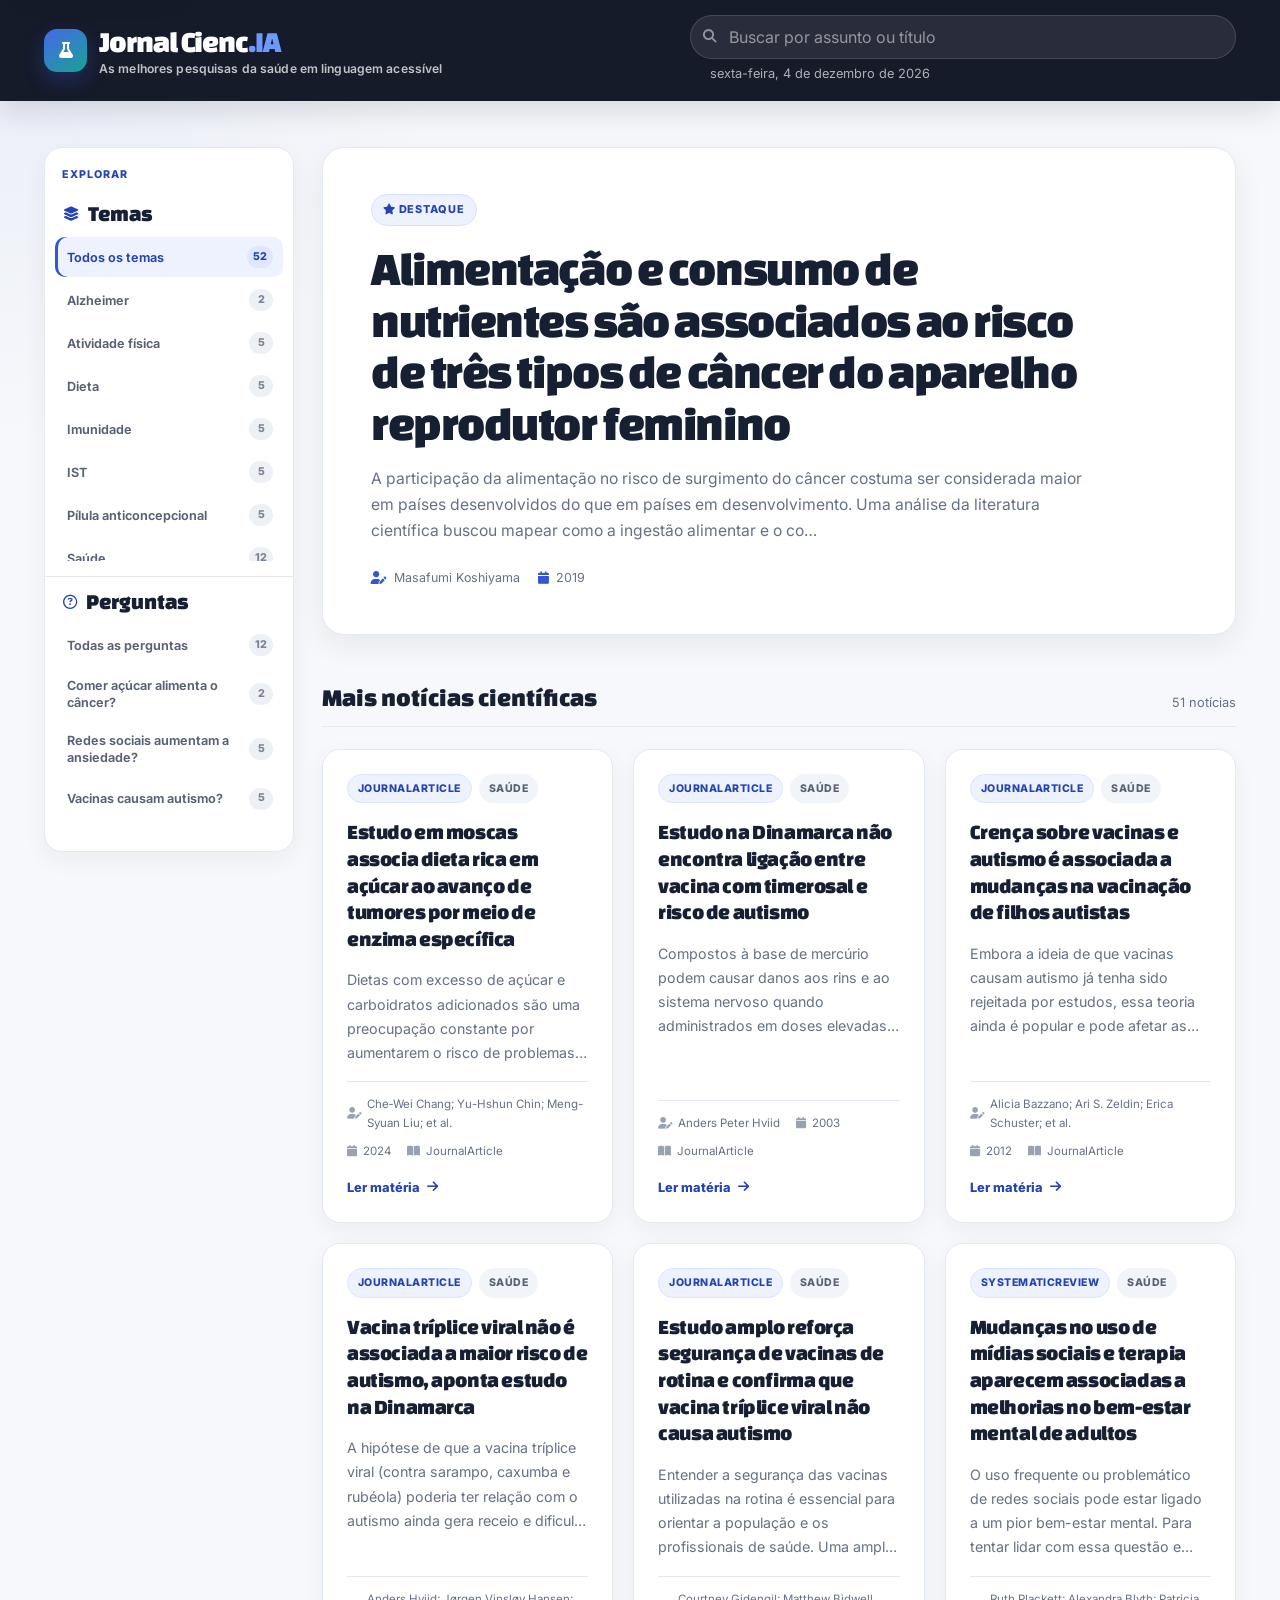
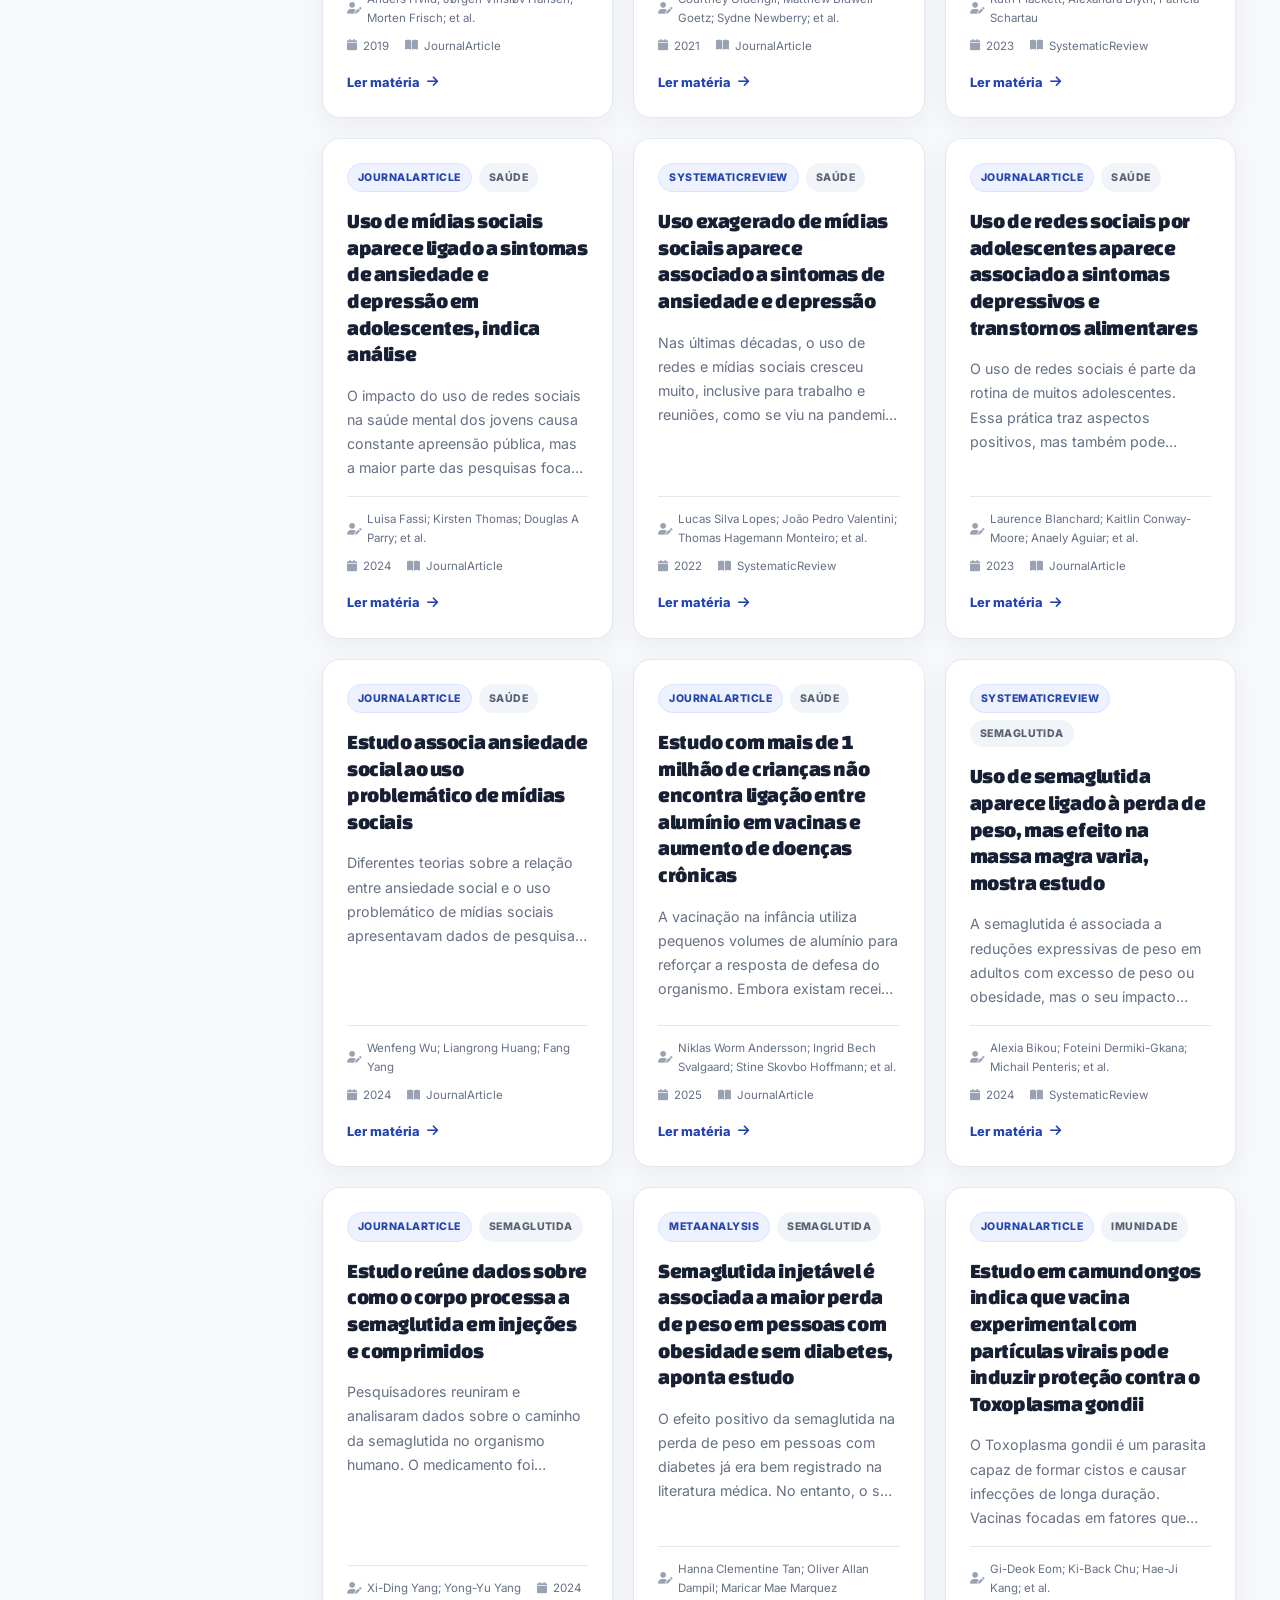
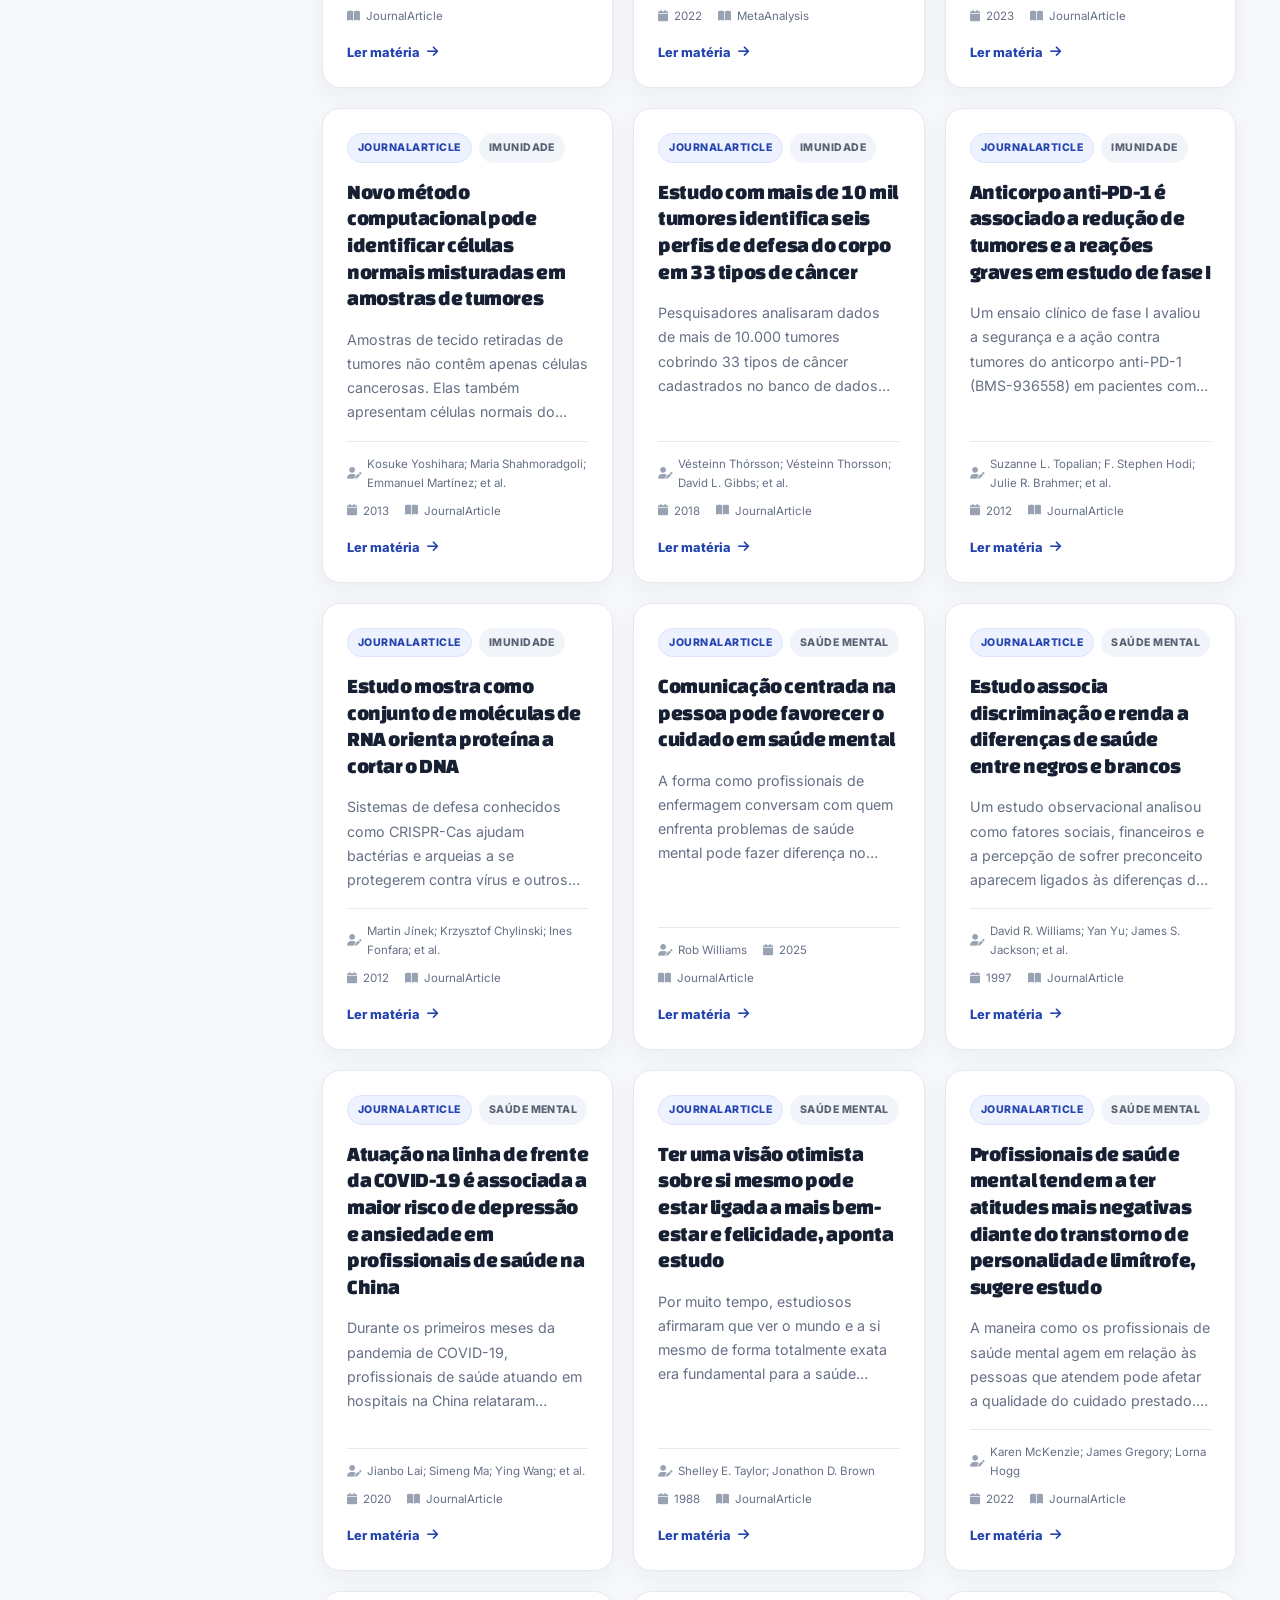
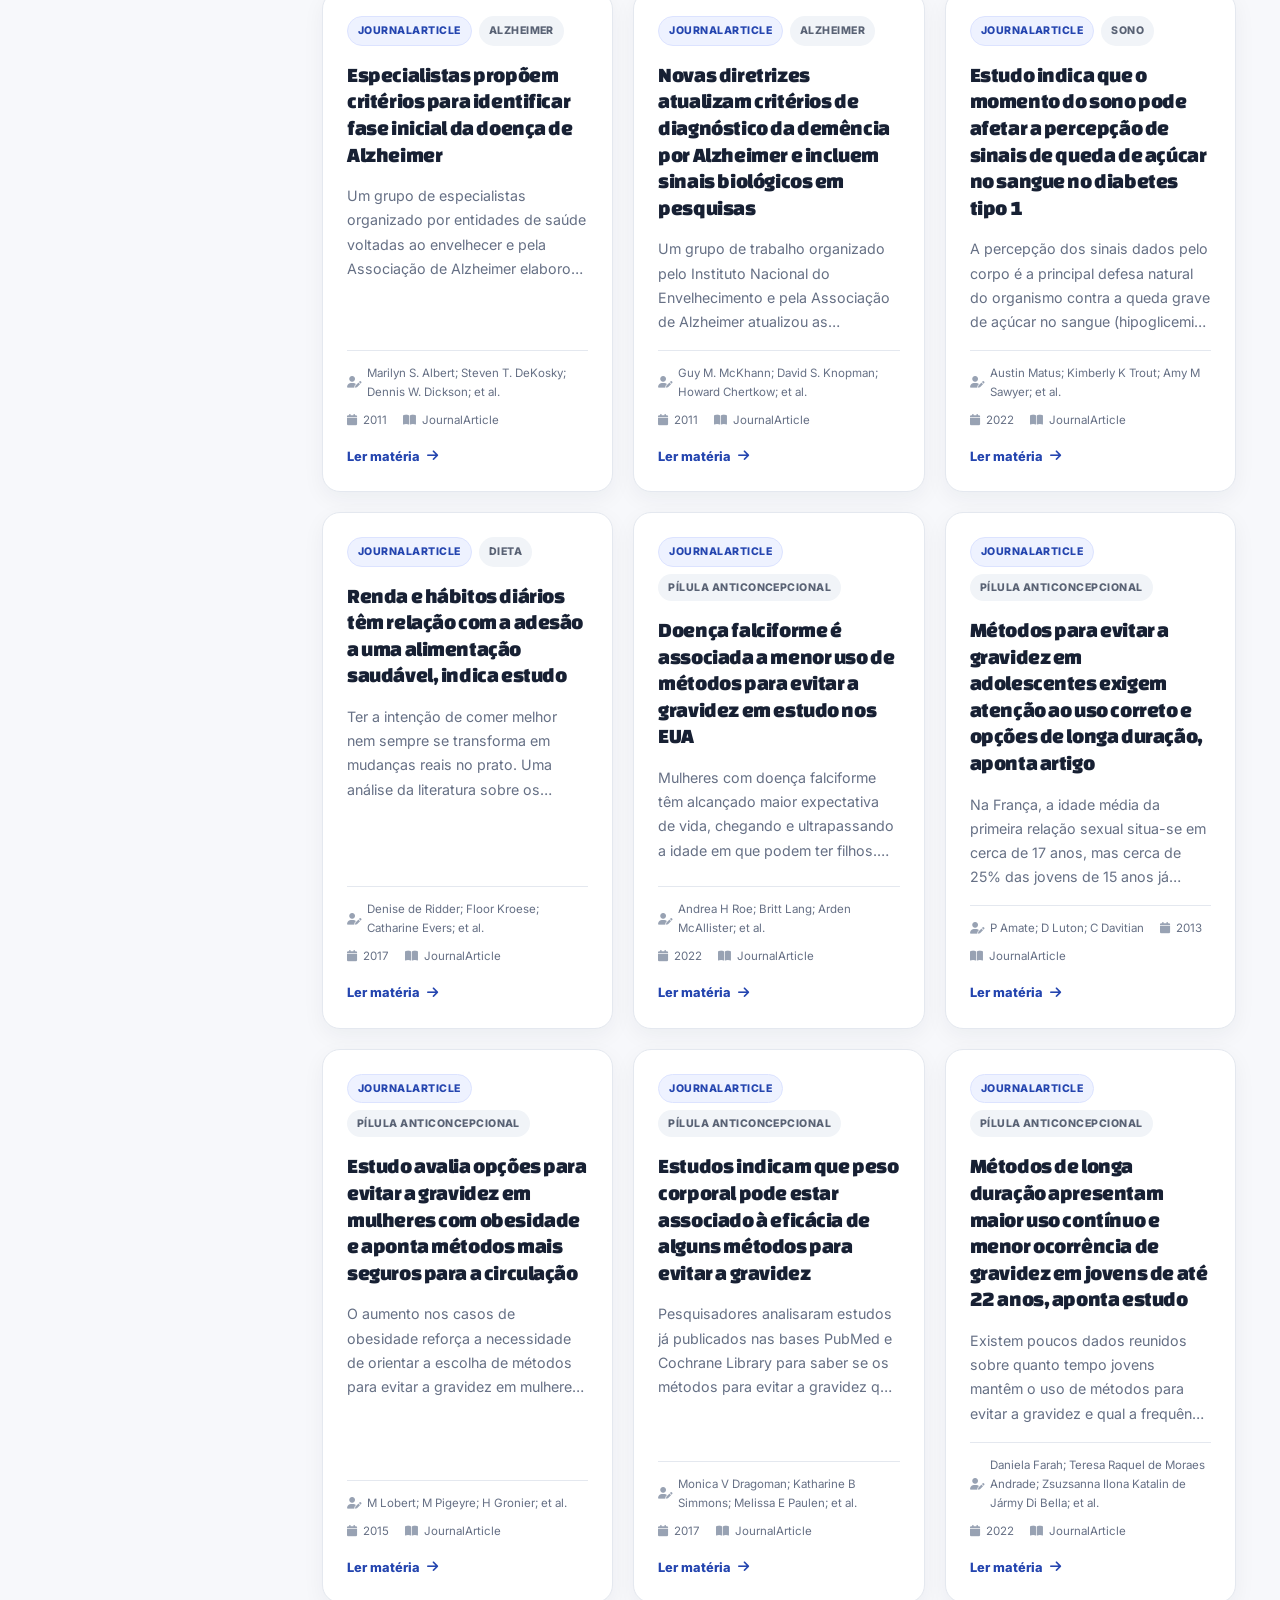
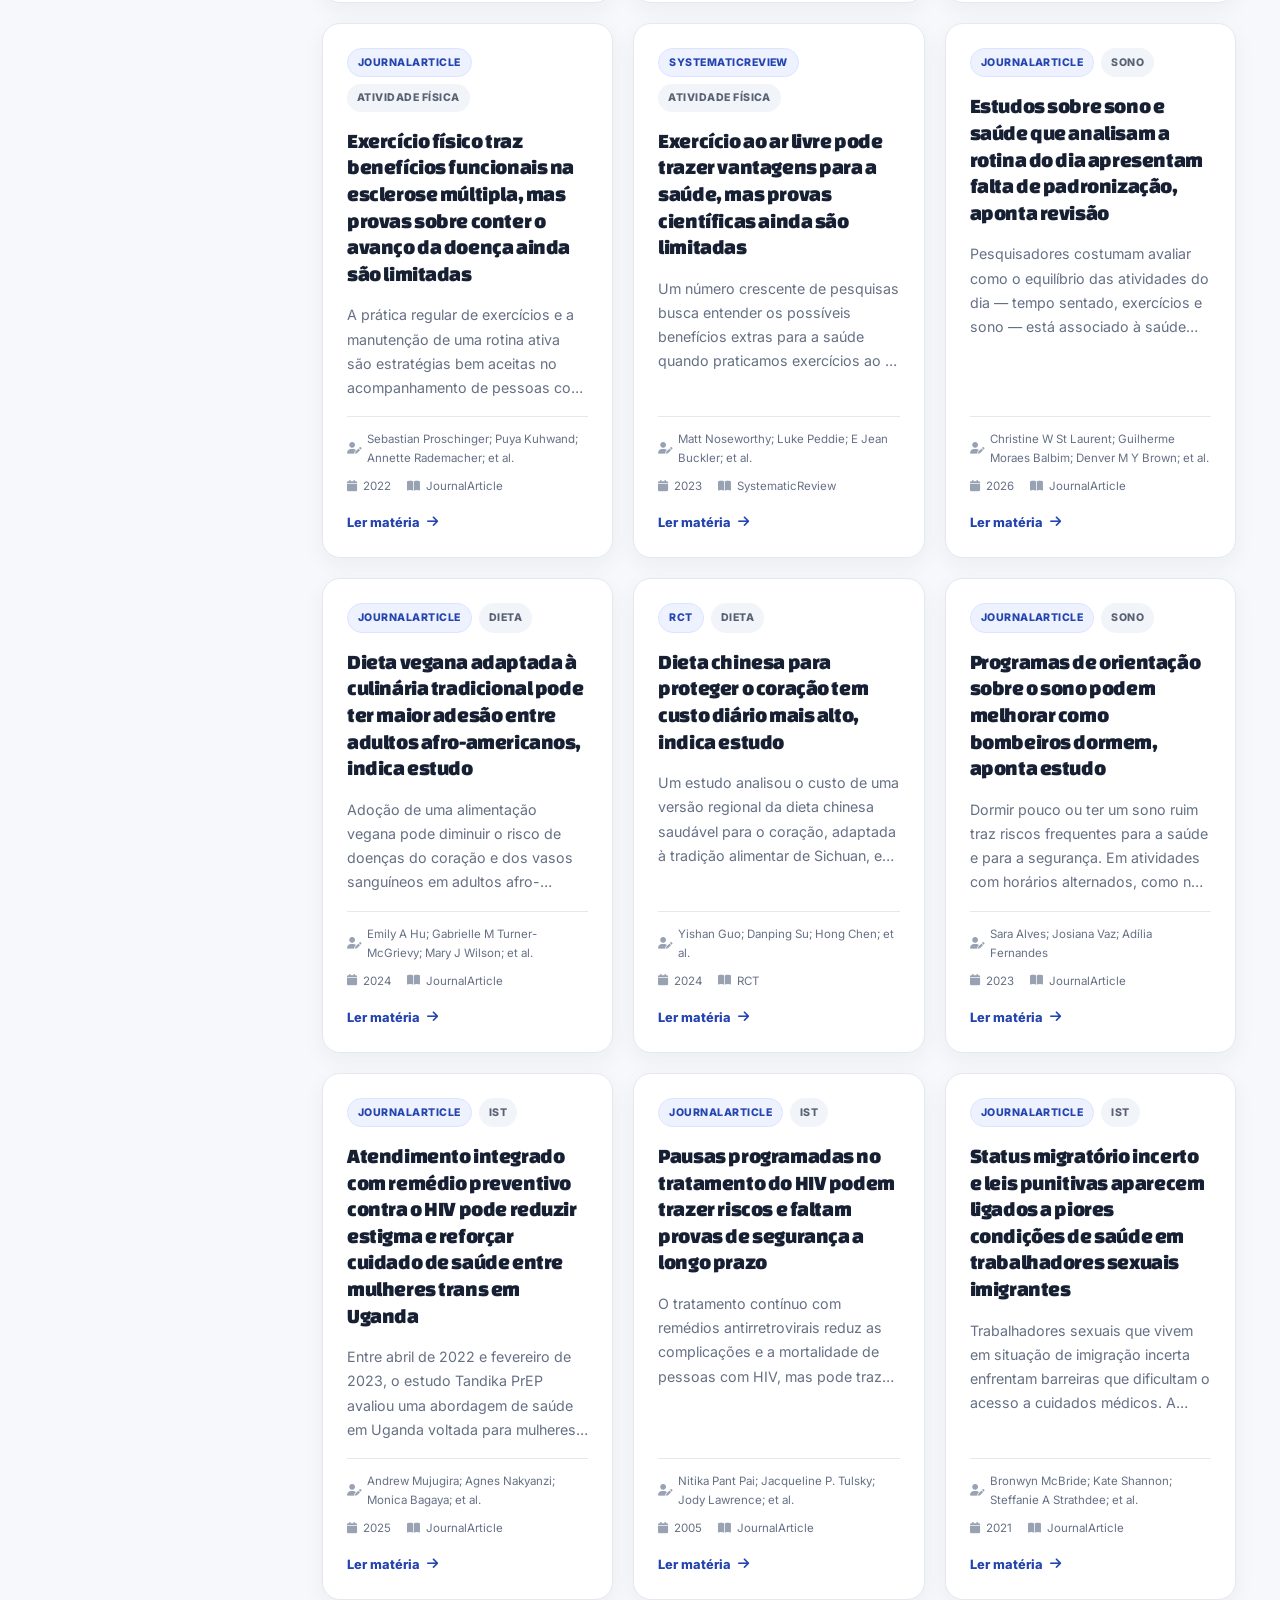
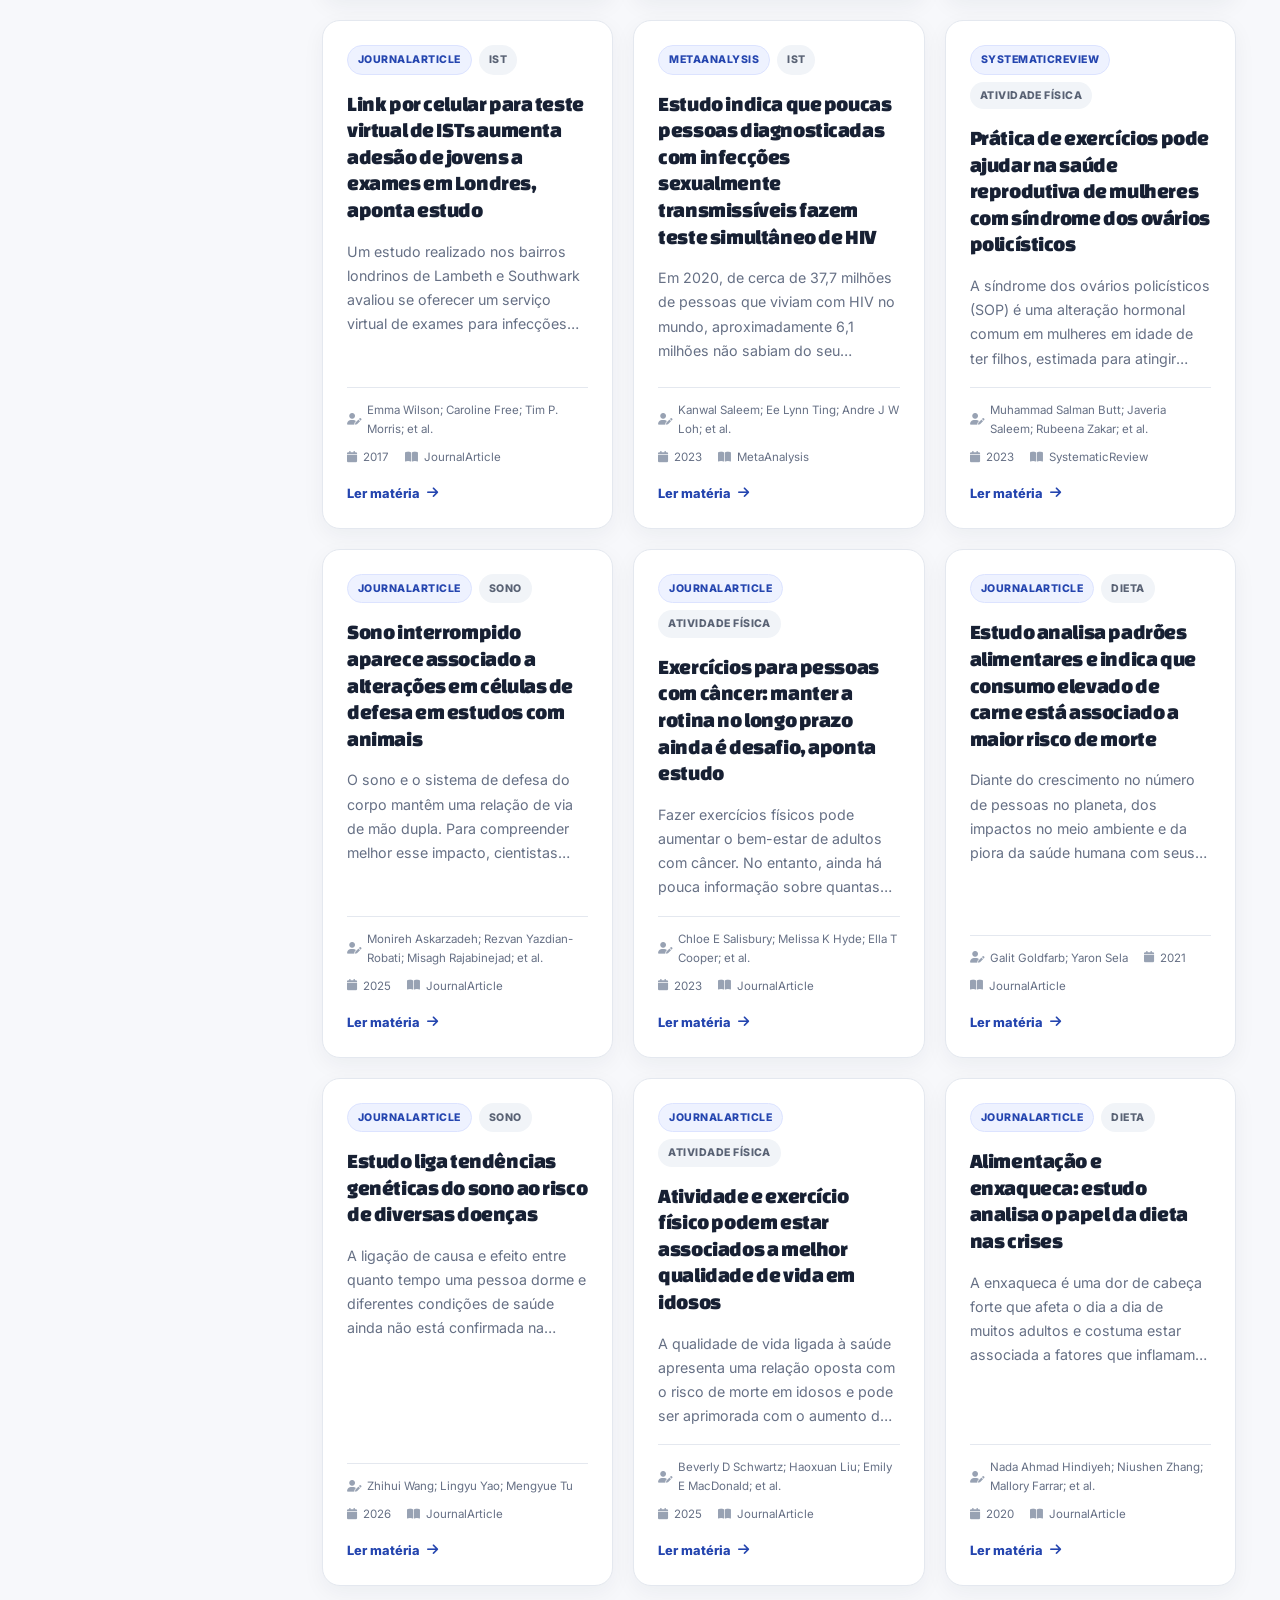
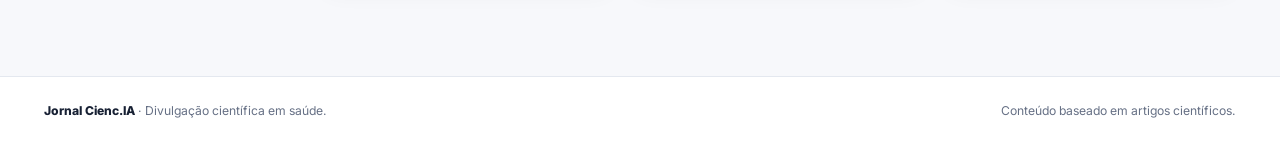
<file: index.html>
<!doctype html>
<html lang="pt-BR">
<head>
  <meta charset="utf-8">
  <meta name="viewport" content="width=device-width, initial-scale=1">
  <meta name="description" content="Jornal Cienc.IA — divulgação científica em saúde com diferentes níveis de leitura.">
  <title>Jornal Cienc.IA — Ciência em saúde</title>
  <link rel="preconnect" href="https://fonts.googleapis.com">
  <link rel="preconnect" href="https://fonts.gstatic.com" crossorigin>
  <link href="https://fonts.googleapis.com/css2?family=Changa+One:ital@0;1&family=Inter:wght@400;500;600;700;800&display=swap" rel="stylesheet">
  <link rel="stylesheet" href="https://cdnjs.cloudflare.com/ajax/libs/font-awesome/6.4.0/css/all.min.css">
  <link rel="stylesheet" href="styles.css">
</head>
<body>
  <a class="skip-link" href="#conteudo-principal">Ir para o conteúdo</a>

  <header class="site-header">
    <div class="header-top">
      <a class="brand" href="index.html" aria-label="Página inicial do Jornal Cienc.IA">
        <span class="brand-mark" aria-hidden="true"><i class="fa-solid fa-flask"></i></span>
        <span class="brand-copy">
          <span class="brand-name">Jornal Cienc<span class="ia">.IA</span></span>
          <span class="brand-tagline">As melhores pesquisas da saúde em linguagem acessível</span>
        </span>
      </a>

      <div class="header-tools">
        <label class="search" aria-label="Buscar notícias">
          <i class="fa-solid fa-magnifying-glass" aria-hidden="true"></i>
          <input id="campo-busca" type="search" placeholder="Buscar por assunto ou título" autocomplete="off">
        </label>
        <span class="header-date" id="data-hoje" aria-live="polite"></span>
      </div>
    </div>
  </header>

  <main class="page" id="conteudo-principal">
    <div class="content-layout">
      <aside class="topics-sidebar" id="painel-temas" aria-label="Explorar por temas e perguntas">
        <div class="sidebar-top">
          <span class="topics-kicker">Explorar</span>
          <button class="topics-toggle" id="alternar-temas" type="button"
                  aria-expanded="false" aria-controls="listas-exploracao">
            <span id="rotulo-alternar-exploracao">Ver opções</span>
            <i class="fa-solid fa-chevron-down" aria-hidden="true"></i>
          </button>
        </div>
        <div id="listas-exploracao">
          <section class="sidebar-section" aria-labelledby="titulo-temas">
            <h2 id="titulo-temas"><i class="fa-solid fa-layer-group" aria-hidden="true"></i> Temas</h2>
            <nav class="topic-list" id="lista-temas" aria-label="Selecionar tema"></nav>
          </section>
          <section class="sidebar-section sidebar-section-questions" aria-labelledby="titulo-perguntas">
            <h2 id="titulo-perguntas"><i class="fa-regular fa-circle-question" aria-hidden="true"></i> Perguntas</h2>
            <nav class="topic-list" id="lista-perguntas" aria-label="Selecionar pergunta"></nav>
          </section>
        </div>
      </aside>

      <div class="news-content">
        <div id="portal-noticias" aria-live="polite">
          <div class="empty-state">
            <i class="fa-solid fa-spinner fa-spin" aria-hidden="true"></i>
            <h2>Carregando notícias</h2>
            <p>Aguarde um instante.</p>
          </div>
        </div>
      </div>
    </div>
  </main>

  <footer class="site-footer">
    <div class="footer-inner">
      <span><span class="footer-brand">Jornal Cienc.IA</span> · Divulgação científica em saúde.</span>
      <span>Conteúdo baseado em artigos científicos.</span>
    </div>
  </footer>

  <script src="app.js" defer></script>
</body>
</html>
</file>
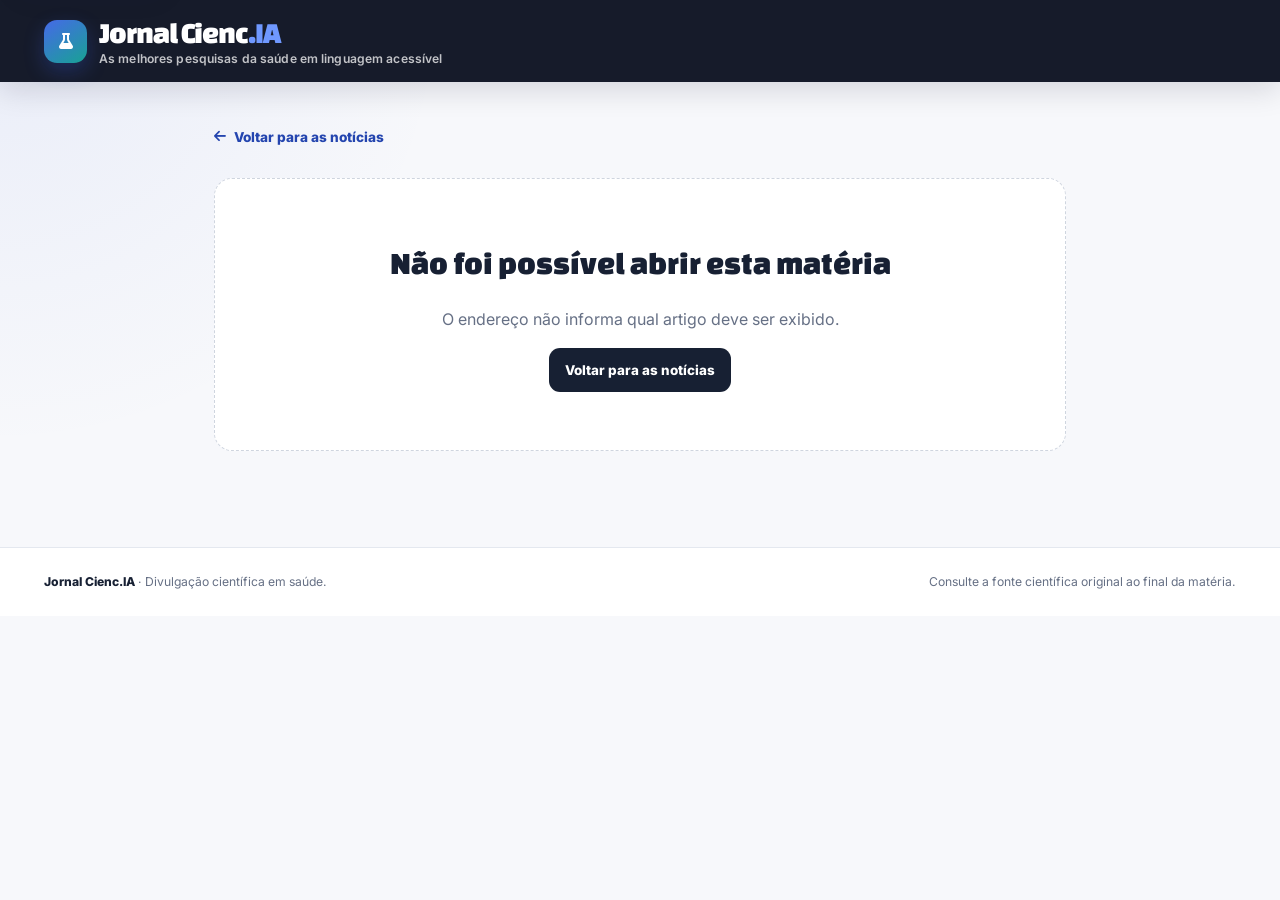
<file: artigo.html>
<!doctype html>
<html lang="pt-BR">
<head>
  <meta charset="utf-8">
  <meta name="viewport" content="width=device-width, initial-scale=1">
  <meta name="description" content="Leitura de notícia científica no Jornal Cienc.IA.">
  <title>Leitura — Jornal Cienc.IA</title>
  <link rel="preconnect" href="https://fonts.googleapis.com">
  <link rel="preconnect" href="https://fonts.gstatic.com" crossorigin>
  <link href="https://fonts.googleapis.com/css2?family=Changa+One:ital@0;1&family=Inter:wght@400;500;600;700;800&display=swap" rel="stylesheet">
  <link rel="stylesheet" href="https://cdnjs.cloudflare.com/ajax/libs/font-awesome/6.4.0/css/all.min.css">
  <link rel="stylesheet" href="styles.css">
</head>
<body>
  <a class="skip-link" href="#artigo-conteudo">Ir para a matéria</a>

  <header class="site-header">
    <div class="header-top">
      <a class="brand" href="index.html" aria-label="Página inicial do Jornal Cienc.IA">
        <span class="brand-mark" aria-hidden="true"><i class="fa-solid fa-flask"></i></span>
        <span class="brand-copy">
          <span class="brand-name">Jornal Cienc<span class="ia">.IA</span></span>
          <span class="brand-tagline">As melhores pesquisas da saúde em linguagem acessível</span>
        </span>
      </a>
    </div>
  </header>

  <main class="reader-page" id="artigo-conteudo">
    <a class="back-link" href="index.html"><i class="fa-solid fa-arrow-left" aria-hidden="true"></i> Voltar para as notícias</a>
    <div id="artigo-root" aria-live="polite">
      <div class="empty-state">
        <i class="fa-solid fa-spinner fa-spin" aria-hidden="true"></i>
        <h2>Carregando matéria</h2>
        <p>Aguarde um instante.</p>
      </div>
    </div>
  </main>

  <footer class="site-footer">
    <div class="footer-inner">
      <span><span class="footer-brand">Jornal Cienc.IA</span> · Divulgação científica em saúde.</span>
      <span>Consulte a fonte científica original ao final da matéria.</span>
    </div>
  </footer>

  <script src="artigo.js" defer></script>
  <script src="audio-cards.js" defer></script>
</body>
</html>
</file>
<file: styles.css>
:root {
  --bg: #f7f8fb;
  --surface: #ffffff;
  --surface-soft: #f1f4f8;
  --ink: #172033;
  --muted: #667085;
  --line: #e4e8ef;
  --primary: #3157d5;
  --primary-dark: #2445af;
  --primary-soft: #eef2ff;
  --secondary: #0f8f83;
  --secondary-soft: #ecfdf8;
  --danger: #b42318;
  --radius: 18px;
  --radius-sm: 12px;
  --shadow: 0 10px 30px rgba(23, 32, 51, 0.07);
  --shadow-hover: 0 18px 44px rgba(23, 32, 51, 0.12);
  --content: 1240px;
  --reader: 900px;
}

* {
  box-sizing: border-box;
}

html {
  scroll-behavior: smooth;
}

body {
  margin: 0;
  min-height: 100vh;
  font-family: "Inter", system-ui, -apple-system, BlinkMacSystemFont, "Segoe UI", sans-serif;
  color: var(--ink);
  background:
    radial-gradient(circle at 0 0, rgba(49, 87, 213, 0.07), transparent 28rem),
    var(--bg);
  line-height: 1.65;
  -webkit-font-smoothing: antialiased;
}

button,
input,
a {
  font: inherit;
}

button,
a {
  -webkit-tap-highlight-color: transparent;
}

a {
  color: inherit;
}

button:focus-visible,
a:focus-visible,
input:focus-visible {
  outline: 3px solid rgba(49, 87, 213, 0.28);
  outline-offset: 3px;
}

.skip-link {
  position: fixed;
  left: 16px;
  top: -60px;
  z-index: 999;
  padding: 10px 14px;
  border-radius: 10px;
  background: #fff;
  color: var(--ink);
  box-shadow: var(--shadow);
  text-decoration: none;
}

.skip-link:focus {
  top: 16px;
}

.site-header {
  position: sticky;
  top: 0;
  z-index: 50;
  background: rgba(13, 18, 34, 0.96);
  color: #fff;
  backdrop-filter: blur(16px);
  -webkit-backdrop-filter: blur(16px);
  box-shadow: 0 8px 30px rgba(11, 16, 32, 0.14);
}

.header-top {
  max-width: var(--content);
  margin: 0 auto;
  min-height: 82px;
  padding: 15px 24px;
  display: flex;
  align-items: center;
  justify-content: space-between;
  gap: 24px;
}

.brand {
  display: inline-flex;
  align-items: center;
  gap: 12px;
  text-decoration: none;
  color: #fff;
}

.brand-mark {
  width: 43px;
  height: 43px;
  border-radius: 13px;
  display: grid;
  place-items: center;
  background: linear-gradient(145deg, #4669e8, #18a294);
  box-shadow: 0 8px 20px rgba(49, 87, 213, 0.3);
}

.brand-copy {
  display: flex;
  flex-direction: column;
  line-height: 1;
}

.brand-name {
  font-family: "Changa One", sans-serif;
  font-size: 1.9rem;
  font-weight: 700;
  letter-spacing: -0.035em;
}

.brand-name .ia {
  color: #6f98ff;
}

.brand-tagline {
  margin-top: 6px;
  color: rgba(255, 255, 255, 0.74);
  font-size: 0.76rem;
  font-weight: 600;
  letter-spacing: 0.01em;
  text-transform: none;
}

.header-date {
  color: rgba(255, 255, 255, 0.65);
  font-size: 0.8rem;
  white-space: nowrap;
  margin-left: 20px;
}

.discovery-bar {
  border-top: 1px solid rgba(255, 255, 255, 0.06);
  background: rgba(255, 255, 255, 0.04);
}

.discovery-inner {
  max-width: var(--content);
  margin: 0 auto;
  padding: 10px 24px 12px;
  display: flex;
  align-items: center;
  gap: 18px;
}

.topic-list {
  flex: 1;
  display: flex;
  gap: 7px;
  overflow-x: auto;
  scrollbar-width: none;
  padding: 2px 0;
}

.topic-list::-webkit-scrollbar {
  display: none;
}

.topic-button {
  min-height: 38px;
  padding: 7px 14px;
  border: 1px solid rgba(255, 255, 255, 0.13);
  border-radius: 999px;
  background: transparent;
  color: rgba(255, 255, 255, 0.76);
  white-space: nowrap;
  cursor: pointer;
  font-size: 0.77rem;
  font-weight: 600;
  transition: background 0.18s ease, border-color 0.18s ease, color 0.18s ease;
}

.topic-button:hover {
  background: rgba(255, 255, 255, 0.08);
  color: #fff;
}

.topic-button.is-active {
  color: var(--ink);
  background: #fff;
  border-color: #fff;
}

.search {
  position: relative;
  width: min(300px, 32vw);
  min-width: 230px;
}

.search i {
  position: absolute;
  left: 13px;
  top: 50%;
  transform: translateY(-50%);
  color: rgba(255, 255, 255, 0.5);
  font-size: 0.84rem;
}

.search input {
  width: 100%;
  min-height: 40px;
  padding: 8px 14px 8px 38px;
  border: 1px solid rgba(255, 255, 255, 0.14);
  border-radius: 999px;
  color: #fff;
  background: rgba(255, 255, 255, 0.08);
  outline: none;
}

.search input::placeholder {
  color: rgba(255, 255, 255, 0.5);
}

.search input:focus {
  background: rgba(255, 255, 255, 0.12);
  border-color: rgba(255, 255, 255, 0.3);
}

.page {
  max-width: var(--content);
  margin: 0 auto;
  padding: 46px 24px 90px;
}

.intro {
  max-width: 750px;
  margin-bottom: 32px;
}

.eyebrow {
  display: inline-flex;
  align-items: center;
  gap: 7px;
  margin-bottom: 10px;
  color: var(--primary-dark);
  font-size: 0.75rem;
  font-weight: 800;
  letter-spacing: 0.08em;
  text-transform: uppercase;
}

.intro h1,
.reader-title,
.feature-title,
.section-title,
.card-title {
  font-family: "Changa One", sans-serif;
}

.intro h1 {
  margin: 0 0 12px;
  font-size: clamp(2rem, 5vw, 3.5rem);
  line-height: 1.05;
  letter-spacing: -0.035em;
}

.intro p {
  margin: 0;
  max-width: 680px;
  color: var(--muted);
  font-size: 1rem;
}

.feature {
  display: grid;
  grid-template-columns: minmax(0, 1fr);
  min-height: 340px;
  overflow: hidden;
  border: 1px solid var(--line);
  border-radius: 22px;
  background: var(--surface);
  box-shadow: var(--shadow);
  text-decoration: none;
  transition: transform 0.2s ease, box-shadow 0.2s ease;
}

.feature:hover {
  transform: translateY(-3px);
  box-shadow: var(--shadow-hover);
}

.feature-copy {
  padding: 46px 48px;
  display: flex;
  flex-direction: column;
  justify-content: center;
}

.feature-badge {
  align-self: flex-start;
  margin-bottom: 17px;
  padding: 6px 11px;
  border: 1px solid #d9e0ff;
  border-radius: 999px;
  color: var(--primary-dark);
  background: var(--primary-soft);
  font-size: 0.68rem;
  font-weight: 800;
  letter-spacing: 0.07em;
  text-transform: uppercase;
}

.feature-title {
  margin: 0 0 16px;
  max-width: 760px;
  font-size: clamp(2rem, 4vw, 3rem);
  line-height: 1.08;
  letter-spacing: -0.03em;
}

.feature-summary {
  margin: 0 0 24px;
  max-width: 720px;
  color: var(--muted);
  font-size: 0.98rem;
}

.article-meta {
  display: flex;
  flex-wrap: wrap;
  align-items: center;
  gap: 9px 18px;
  color: var(--muted);
  font-size: 0.78rem;
}

.article-meta span {
  display: inline-flex;
  align-items: center;
  gap: 7px;
}

.article-meta i {
  color: var(--primary);
}

.feature-visual {
  position: relative;
  overflow: hidden;
  min-height: 200px;
  display: grid;
  place-items: center;
  isolation: isolate;
  color: #fff;
  background: linear-gradient(145deg, #111a3a 0%, #3157d5 58%, #0f8f83 100%);
}

.feature-visual::before,
.feature-visual::after {
  content: "";
  position: absolute;
  border-radius: 50%;
  background: rgba(255, 255, 255, 0.1);
  z-index: -1;
}

.feature-visual::before {
  width: 230px;
  height: 230px;
  top: -70px;
  right: -75px;
}

.feature-visual::after {
  width: 180px;
  height: 180px;
  bottom: -70px;
  left: -60px;
}

.feature-visual i {
  font-size: 4.8rem;
  filter: drop-shadow(0 12px 22px rgba(0, 0, 0, 0.18));
}

.list-section {
  margin-top: 48px;
}

.section-heading {
  margin-bottom: 22px;
  padding-bottom: 13px;
  border-bottom: 1px solid var(--line);
  display: flex;
  align-items: flex-end;
  justify-content: space-between;
  gap: 20px;
}

.section-title {
  margin: 0;
  font-size: 1.55rem;
  line-height: 1.2;
}

.section-count {
  color: var(--muted);
  font-size: 0.8rem;
}

.news-grid {
  display: grid;
  grid-template-columns: repeat(auto-fill, minmax(290px, 1fr));
  gap: 20px;
}

.news-card {
  position: relative;
  min-height: 300px;
  padding: 24px;
  display: flex;
  flex-direction: column;
  gap: 16px;
  overflow: hidden;
  border: 1px solid var(--line);
  border-radius: var(--radius);
  background: var(--surface);
  box-shadow: 0 7px 22px rgba(23, 32, 51, 0.05);
  text-decoration: none;
  transition: transform 0.2s ease, box-shadow 0.2s ease, border-color 0.2s ease;
}

.news-card::before {
  content: "";
  position: absolute;
  inset: 0 0 auto 0;
  height: 3px;
  opacity: 0;
  background: linear-gradient(90deg, var(--primary), var(--secondary));
  transition: opacity 0.2s ease;
}

.news-card:hover {
  transform: translateY(-4px);
  border-color: rgba(49, 87, 213, 0.2);
  box-shadow: var(--shadow-hover);
}

.news-card:hover::before {
  opacity: 1;
}

.card-tags {
  display: flex;
  flex-wrap: wrap;
  gap: 7px;
}

.tag {
  display: inline-flex;
  align-items: center;
  padding: 5px 10px;
  border-radius: 999px;
  background: var(--surface-soft);
  color: #596274;
  font-size: 0.66rem;
  font-weight: 800;
  letter-spacing: 0.045em;
  text-transform: uppercase;
}

.tag-primary {
  color: var(--primary-dark);
  background: var(--primary-soft);
  border: 1px solid #dce3ff;
}

.card-title {
  margin: 0;
  font-size: 1.3rem;
  line-height: 1.28;
  letter-spacing: -0.02em;
}

.card-summary {
  margin: 0;
  color: var(--muted);
  font-size: 0.89rem;
  line-height: 1.7;
  display: -webkit-box;
  -webkit-line-clamp: 4;
  -webkit-box-orient: vertical;
  overflow: hidden;
}

.card-meta {
  margin-top: auto;
  padding-top: 13px;
  border-top: 1px solid var(--line);
  display: flex;
  flex-wrap: wrap;
  gap: 9px 16px;
  color: var(--muted);
  font-size: 0.72rem;
}

.card-meta span {
  display: inline-flex;
  align-items: center;
  gap: 6px;
}

.card-meta i {
  color: #98a2b3;
}

.card-cta {
  display: inline-flex;
  align-items: center;
  gap: 7px;
  color: var(--primary-dark);
  font-size: 0.8rem;
  font-weight: 800;
}

.empty-state {
  padding: 62px 22px;
  text-align: center;
  border: 1px dashed #cfd5df;
  border-radius: var(--radius);
  background: var(--surface);
  color: var(--muted);
}

.empty-state i {
  margin-bottom: 12px;
  color: #98a2b3;
  font-size: 1.8rem;
}

.empty-state h2 {
  margin: 0 0 6px;
  color: var(--ink);
  font-family: "Changa One", sans-serif;
}

.site-footer {
  border-top: 1px solid var(--line);
  background: #fff;
}

.footer-inner {
  max-width: var(--content);
  margin: 0 auto;
  padding: 24px;
  display: flex;
  align-items: center;
  justify-content: space-between;
  gap: 16px;
  color: var(--muted);
  font-size: 0.76rem;
}

.footer-brand {
  color: var(--ink);
  font-weight: 800;
}

/* LEITOR */
.reader-page {
  max-width: var(--reader);
  margin: 0 auto;
  padding: 34px 24px 96px;
}

.back-link {
  min-height: 42px;
  display: inline-flex;
  align-items: center;
  gap: 8px;
  margin-bottom: 20px;
  color: var(--primary-dark);
  font-size: 0.85rem;
  font-weight: 800;
  text-decoration: none;
}

.reader-header {
  padding: 38px 40px 30px;
  border: 1px solid var(--line);
  border-radius: 22px;
  background: var(--surface);
  box-shadow: var(--shadow);
}

.reader-kicker {
  display: flex;
  flex-wrap: wrap;
  gap: 7px;
  margin-bottom: 16px;
}

.reader-title {
  margin: 0 0 16px;
  font-size: clamp(2.1rem, 6vw, 3.6rem);
  line-height: 1.06;
  letter-spacing: -0.035em;
}

.reader-subtitle {
  margin: 0 0 24px;
  max-width: 760px;
  color: var(--muted);
  font-size: 1.02rem;
  line-height: 1.72;
}

.reader-meta {
  padding-top: 18px;
  border-top: 1px solid var(--line);
}

.reading-guide {
  margin: 20px 0 16px;
  padding: 14px 16px;
  display: flex;
  align-items: flex-start;
  gap: 10px;
  border: 1px solid #dfe5f2;
  border-radius: 14px;
  background: #f8faff;
  color: #556070;
  font-size: 0.86rem;
}

.reading-guide i {
  margin-top: 3px;
  color: var(--primary);
}

.tabs {
  margin-top: 22px;
}

.tab-list {
  padding: 6px;
  display: flex;
  gap: 6px;
  overflow-x: auto;
  scrollbar-width: none;
  border-radius: 14px;
  background: #eceff4;
}

.tab-list::-webkit-scrollbar {
  display: none;
}

.tab-button {
  flex: 1;
  min-width: max-content;
  min-height: 44px;
  padding: 10px 14px;
  border: 0;
  border-radius: 10px;
  color: #5e6777;
  background: transparent;
  cursor: pointer;
  font-size: 0.82rem;
  font-weight: 800;
}

.tab-button[aria-selected="true"] {
  color: var(--primary-dark);
  background: #fff;
  box-shadow: 0 3px 10px rgba(23, 32, 51, 0.08);
}

.tab-panel {
  margin-top: 16px;
}

.tab-panel[hidden] {
  display: none;
}

.panel-intro {
  margin: 0 0 16px;
  color: var(--muted);
  font-size: 0.9rem;
}

.content-grid {
  display: grid;
  grid-template-columns: repeat(2, minmax(0, 1fr));
  gap: 14px;
}

.content-card {
  position: relative;
  overflow: hidden;
  padding: 22px;
  border: 1px solid var(--line);
  border-radius: 16px;
  background: #fff;
  box-shadow: 0 7px 22px rgba(23, 32, 51, 0.045);
}

.content-card::before {
  content: "";
  position: absolute;
  inset: 0 0 auto 0;
  height: 3px;
  background: var(--primary);
}

.content-card:nth-child(even)::before {
  background: var(--secondary);
}

.content-heading {
  margin-bottom: 10px;
  display: flex;
  align-items: center;
  gap: 9px;
}

.content-number {
  width: 28px;
  height: 28px;
  flex: 0 0 28px;
  display: grid;
  place-items: center;
  border-radius: 9px;
  color: var(--primary-dark);
  background: var(--primary-soft);
  font-size: 0.7rem;
  font-weight: 900;
}

.content-heading h2 {
  margin: 0;
  font-size: 1rem;
  line-height: 1.3;
}

.content-card p {
  margin: 0 0 11px;
  color: #4e596b;
  font-size: 0.95rem;
  line-height: 1.8;
}

.content-card p:last-child {
  margin-bottom: 0;
}

.audio-button {
  min-height: 44px;
  margin-top: 16px;
  padding: 10px 16px;
  display: inline-flex;
  align-items: center;
  gap: 8px;
  border: 0;
  border-radius: 11px;
  color: #fff;
  background: var(--ink);
  cursor: pointer;
  font-size: 0.84rem;
  font-weight: 800;
}

.audio-button.is-playing {
  background: var(--danger);
}

.source-box {
  margin-top: 26px;
  padding: 22px;
  border: 1px solid var(--line);
  border-radius: 16px;
  background: var(--surface);
  box-shadow: 0 7px 20px rgba(23, 32, 51, 0.045);
}

.source-box h2 {
  margin: 0 0 6px;
  font-size: 1rem;
}

.source-box p {
  margin: 0 0 16px;
  color: var(--muted);
  font-size: 0.86rem;
}

.source-actions {
  display: flex;
  flex-wrap: wrap;
  gap: 10px;
}

.button-link {
  min-height: 44px;
  padding: 10px 16px;
  display: inline-flex;
  align-items: center;
  justify-content: center;
  gap: 8px;
  border-radius: 11px;
  text-decoration: none;
  font-size: 0.84rem;
  font-weight: 800;
  transition: transform 0.18s ease, box-shadow 0.18s ease;
}

.button-link:hover {
  transform: translateY(-1px);
  box-shadow: 0 8px 18px rgba(23, 32, 51, 0.12);
}

.button-primary {
  color: #fff;
  background: var(--ink);
}

.button-secondary {
  color: #136b4b;
  background: #eaf8f1;
  border: 1px solid #ccebdc;
}

.reader-error {
  padding: 58px 24px;
  text-align: center;
  border: 1px dashed #cfd5df;
  border-radius: var(--radius);
  background: #fff;
}

.reader-error h1 {
  margin: 0 0 8px;
  font-family: "Changa One", sans-serif;
}

.reader-error p {
  color: var(--muted);
}

@media (max-width: 900px) {
  .feature {
    grid-template-columns: 1fr;
  }

  .feature-visual {
    min-height: 150px;
  }
}

@media (max-width: 760px) {
  .site-header {
    position: relative;
  }

  .header-date {
    display: none;
  }

  .discovery-inner {
    align-items: stretch;
    flex-direction: column;
    gap: 9px;
  }

  .search {
    width: 100%;
    min-width: 0;
  }

  .page,
  .reader-page {
    padding-left: 16px;
    padding-right: 16px;
  }

  .feature-copy {
    padding: 32px 26px;
  }

  .content-grid {
    grid-template-columns: 1fr;
  }

  .reader-header {
    padding: 30px 23px 24px;
  }

  .footer-inner {
    align-items: flex-start;
    flex-direction: column;
  }
}

@media (max-width: 500px) {
  .header-top {
    padding-left: 16px;
    padding-right: 16px;
  }

  .discovery-inner {
    padding-left: 16px;
    padding-right: 16px;
  }

  .brand-mark {
    width: 38px;
    height: 38px;
  }

  .brand-name {
    font-size: 1.55rem;
  }

  .brand-tagline {
    display: none;
  }

  .page {
    padding-top: 30px;
  }

  .reader-title {
    font-size: 2.15rem;
  }

  .source-actions {
    flex-direction: column;
  }

  .button-link {
    width: 100%;
  }
}

@media (prefers-reduced-motion: reduce) {
  *,
  *::before,
  *::after {
    scroll-behavior: auto !important;
    transition-duration: 0.001ms !important;
    animation-duration: 0.001ms !important;
    animation-iteration-count: 1 !important;
  }
}


/* Tipografia editorial final */
.brand-name,
.intro h1,
.reader-title,
.feature-title,
.section-title,
.card-title,
.content-heading h2,
.source-box h2,
.empty-state h2,
.reader-error h1 {
  font-family: "Changa One", sans-serif;
  font-weight: 400;
}

/* Texto técnico contínuo: usado no resumo científico e em divulgações antigas
   que ainda não possuem quatro blocos semânticos revisados. */
.single-text-wrapper {
  width: 100%;
}

.single-text-card {
  width: 100%;
  position: relative;
  overflow: hidden;
  padding: 30px 32px;
  border: 1px solid var(--line);
  border-radius: 16px;
  background: #fff;
  box-shadow: 0 7px 22px rgba(23, 32, 51, 0.045);
}
/* =========================================================
   ENTRADAS DE EXPLORAÇÃO — TEMAS / PERGUNTAS
   ========================================================= */

.explore-tabs {
  margin: 0 0 22px;
  padding: 5px;
  width: fit-content;
  display: inline-flex;
  align-items: center;
  gap: 5px;
  border: 1px solid var(--line);
  border-radius: 14px;
  background: #fff;
  box-shadow: 0 6px 20px rgba(23, 32, 51, 0.045);
}

.explore-tab {
  min-height: 42px;
  padding: 9px 16px;
  border: 0;
  border-radius: 10px;
  display: inline-flex;
  align-items: center;
  gap: 8px;
  background: transparent;
  color: #667085;
  cursor: pointer;
  font-family: "Inter", system-ui, sans-serif;
  font-size: 0.82rem;
  font-weight: 800;
  transition: background 0.16s ease, color 0.16s ease, box-shadow 0.16s ease;
}

.explore-tab:hover {
  color: var(--ink);
  background: var(--surface-soft);
}

.explore-tab.is-active {
  color: var(--primary-dark);
  background: var(--primary-soft);
  box-shadow: inset 0 0 0 1px rgba(47, 91, 220, 0.08);
}

.question-origin {
  margin: 0 0 12px;
  display: flex;
  align-items: flex-start;
  gap: 8px;
  color: #586174;
  font-family: "Inter", system-ui, sans-serif;
  font-size: 0.76rem;
  font-weight: 700;
  line-height: 1.45;
}

.question-origin i {
  margin-top: 2px;
  flex: 0 0 auto;
  color: var(--primary-dark);
}

.news-card .question-origin {
  margin-bottom: 10px;
}

@media (max-width: 560px) {
  .explore-tabs {
    width: 100%;
    display: grid;
    grid-template-columns: 1fr 1fr;
  }

  .explore-tab {
    justify-content: center;
  }
}


/* Navegação lateral única: Temas e Perguntas empilhados */
.explore-tabs { display: none !important; }
.content-layout { display: grid; grid-template-columns: 250px minmax(0, 1fr); gap: 28px; align-items: start; }
.news-content { min-width: 0; }
.topics-sidebar { position: sticky; top: 100px; min-width: 0; border: 1px solid var(--line); border-radius: 18px; background: #fff; box-shadow: 0 8px 24px rgba(23, 32, 51, .055); overflow: hidden; }
.sidebar-top { padding: 18px 17px 6px; display: flex; justify-content: space-between; align-items: center; }
.topics-kicker { font-size: .67rem; font-weight: 800; letter-spacing: .09em; text-transform: uppercase; color: var(--primary-dark); }
.sidebar-section { padding: 12px 10px 15px; }
.sidebar-section + .sidebar-section { border-top: 1px solid var(--line); }
.sidebar-section h2 { margin: 0 8px 10px; display: flex; align-items: center; gap: 9px; font-family: 'Changa One', sans-serif; font-size: 1.35rem; font-weight: 400; line-height: 1.2; color: var(--ink); }
.sidebar-section h2 i { font-size: .9rem; color: var(--primary-dark); }
.topics-sidebar .topic-list { max-height: 36vh; min-height: 0; padding: 0; display: flex; flex-direction: column; gap: 3px; overflow-y: auto; overflow-x: hidden; scrollbar-width: thin; }
.topics-sidebar .topic-button { width: 100%; min-height: 39px; border: 0; border-radius: 10px; padding: 9px 10px 9px 12px; display: flex; flex: 0 0 auto; align-items: center; justify-content: space-between; gap: 9px; background: transparent; color: #586174; font-family: 'Inter', system-ui, sans-serif; font-size: .79rem; font-weight: 650; line-height: 1.35; text-align: left; white-space: normal; cursor: pointer; }
.topics-sidebar .topic-button:hover { background: var(--surface-soft); color: var(--ink); }
.topics-sidebar .topic-button.is-active { color: var(--primary-dark); background: var(--primary-soft); box-shadow: inset 3px 0 0 var(--primary); }
.topics-sidebar .topic-count { min-width: 24px; height: 22px; padding: 0 6px; border-radius: 999px; display: inline-grid; flex: 0 0 auto; place-items: center; font-size: .67rem; font-weight: 800; background: #edf0f4; color: #7a8496; }
.topics-sidebar .topic-button.is-active .topic-count { color: var(--primary-dark); background: #dfe6ff; }
.sidebar-empty { margin: 0; padding: 8px 12px; font-size: .76rem; line-height: 1.5; color: #7a8496; }
.topics-toggle { display: none; align-items: center; gap: 8px; border: 0; background: transparent; color: var(--primary-dark); font-size: .78rem; font-weight: 800; cursor: pointer; }
@media (max-width: 980px) { .content-layout { grid-template-columns: 215px minmax(0, 1fr); gap: 22px; } }
@media (max-width: 820px) {
  .content-layout { grid-template-columns: 1fr; gap: 20px; }
  .topics-sidebar { position: static; }
  .topics-toggle { display: inline-flex; }
  .sidebar-top { padding: 15px 16px; }
  .topics-sidebar #listas-exploracao { display: none; }
  .topics-sidebar.is-open #listas-exploracao { display: block; border-top: 1px solid var(--line); }
  .topics-sidebar .topic-list { max-height: 240px; }
}

.destaque.sem-imagem {
    grid-template-columns: 1fr;
}

.destaque.sem-imagem .destaque-texto {
    width: 100%;
    max-width: none;
}

.destaque.sem-imagem h1,
.destaque.sem-imagem h2,
.destaque.sem-imagem p {
    max-width: none;
}

/* Áudio discreto nos blocos da matéria (sem alterar o layout dos cards). */
.content-heading h2,
.content-heading h3 {
  min-width: 0;
}

.card-audio-toggle {
  width: 38px;
  height: 38px;
  flex: 0 0 38px;
  margin-left: auto;
  display: inline-flex;
  align-items: center;
  justify-content: center;
  border: 1px solid transparent;
  border-radius: 10px;
  color: var(--muted);
  background: transparent;
  cursor: pointer;
  font-size: 0.90rem;
  transition: color 0.18s ease, background 0.18s ease;
}

.card-audio-toggle:hover,
.card-audio-toggle:focus-visible {
  color: var(--primary-dark);
  background: var(--primary-soft);
}

.card-audio-toggle.is-playing,
.card-audio-toggle.is-paused {
  color: var(--primary-dark);
  background: var(--primary-soft);
}

.card-audio-toggle:focus-visible {
  outline: 2px solid var(--primary);
  outline-offset: 2px;
}

/* Espaçamento inferior do painel de Perguntas */
.sidebar-section-questions {
    padding-bottom: 32px;
}

/* =========================================================
   ROLAGEM DA PÁGINA — MENU LATERAL
   O painel acompanha a rolagem principal no desktop.
   As perguntas aparecem por completo, sem barra interna.
   A lista de temas mantém rolagem própria por ter muitos itens.
   ========================================================= */
@media (min-width: 821px) {
  .topics-sidebar {
    position: static;
    top: auto;
    overflow: visible;
  }

  .topics-sidebar #lista-perguntas {
    max-height: none;
    overflow: visible;
  }
}
</file>
